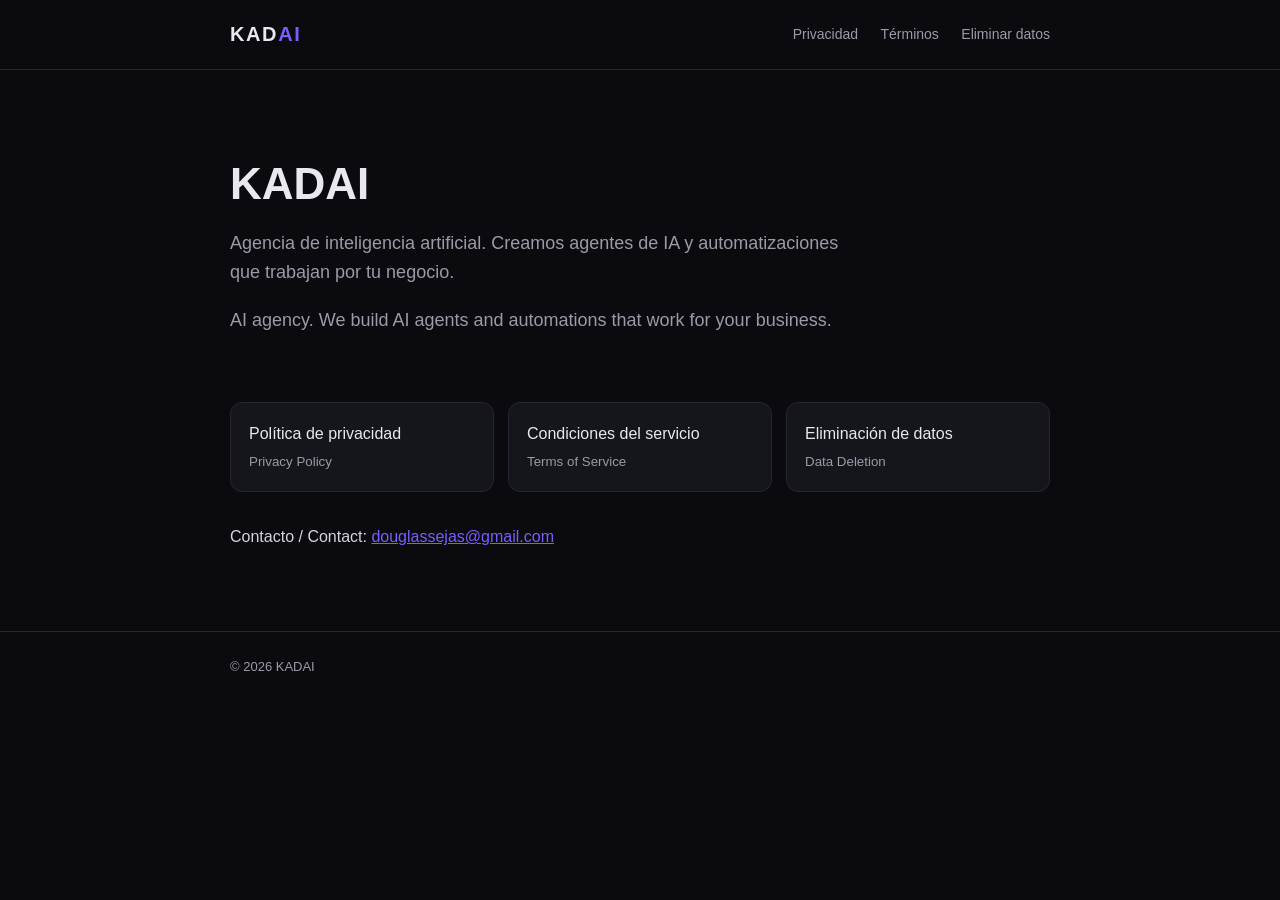
<file: index.html>
<!DOCTYPE html>
<html lang="es">
<head>
  <meta charset="utf-8">
  <meta name="viewport" content="width=device-width, initial-scale=1">
  <title>KADAI — AI Agency</title>
  <meta name="description" content="KADAI es una agencia de inteligencia artificial que crea agentes y automatizaciones para negocios.">
  <link rel="stylesheet" href="style.css">
</head>
<body>
  <header>
    <div class="wrap">
      <a class="brand" href="./">KAD<span>AI</span></a>
      <nav>
        <a href="privacidad/">Privacidad</a>
        <a href="terminos/">Términos</a>
        <a href="eliminar-datos/">Eliminar datos</a>
      </nav>
    </div>
  </header>
  <main>
    <div class="wrap">
      <section class="hero">
        <h1>KADAI</h1>
        <p>Agencia de inteligencia artificial. Creamos agentes de IA y automatizaciones que trabajan por tu negocio.</p>
        <p>AI agency. We build AI agents and automations that work for your business.</p>
      </section>
      <div class="links">
        <a href="privacidad/">Política de privacidad<small>Privacy Policy</small></a>
        <a href="terminos/">Condiciones del servicio<small>Terms of Service</small></a>
        <a href="eliminar-datos/">Eliminación de datos<small>Data Deletion</small></a>
      </div>
      <p style="margin-top:32px">Contacto / Contact: <a href="mailto:douglassejas@gmail.com">douglassejas@gmail.com</a></p>
    </div>
  </main>
  <footer><div class="wrap">© 2026 KADAI</div></footer>
</body>
</html>
</file>
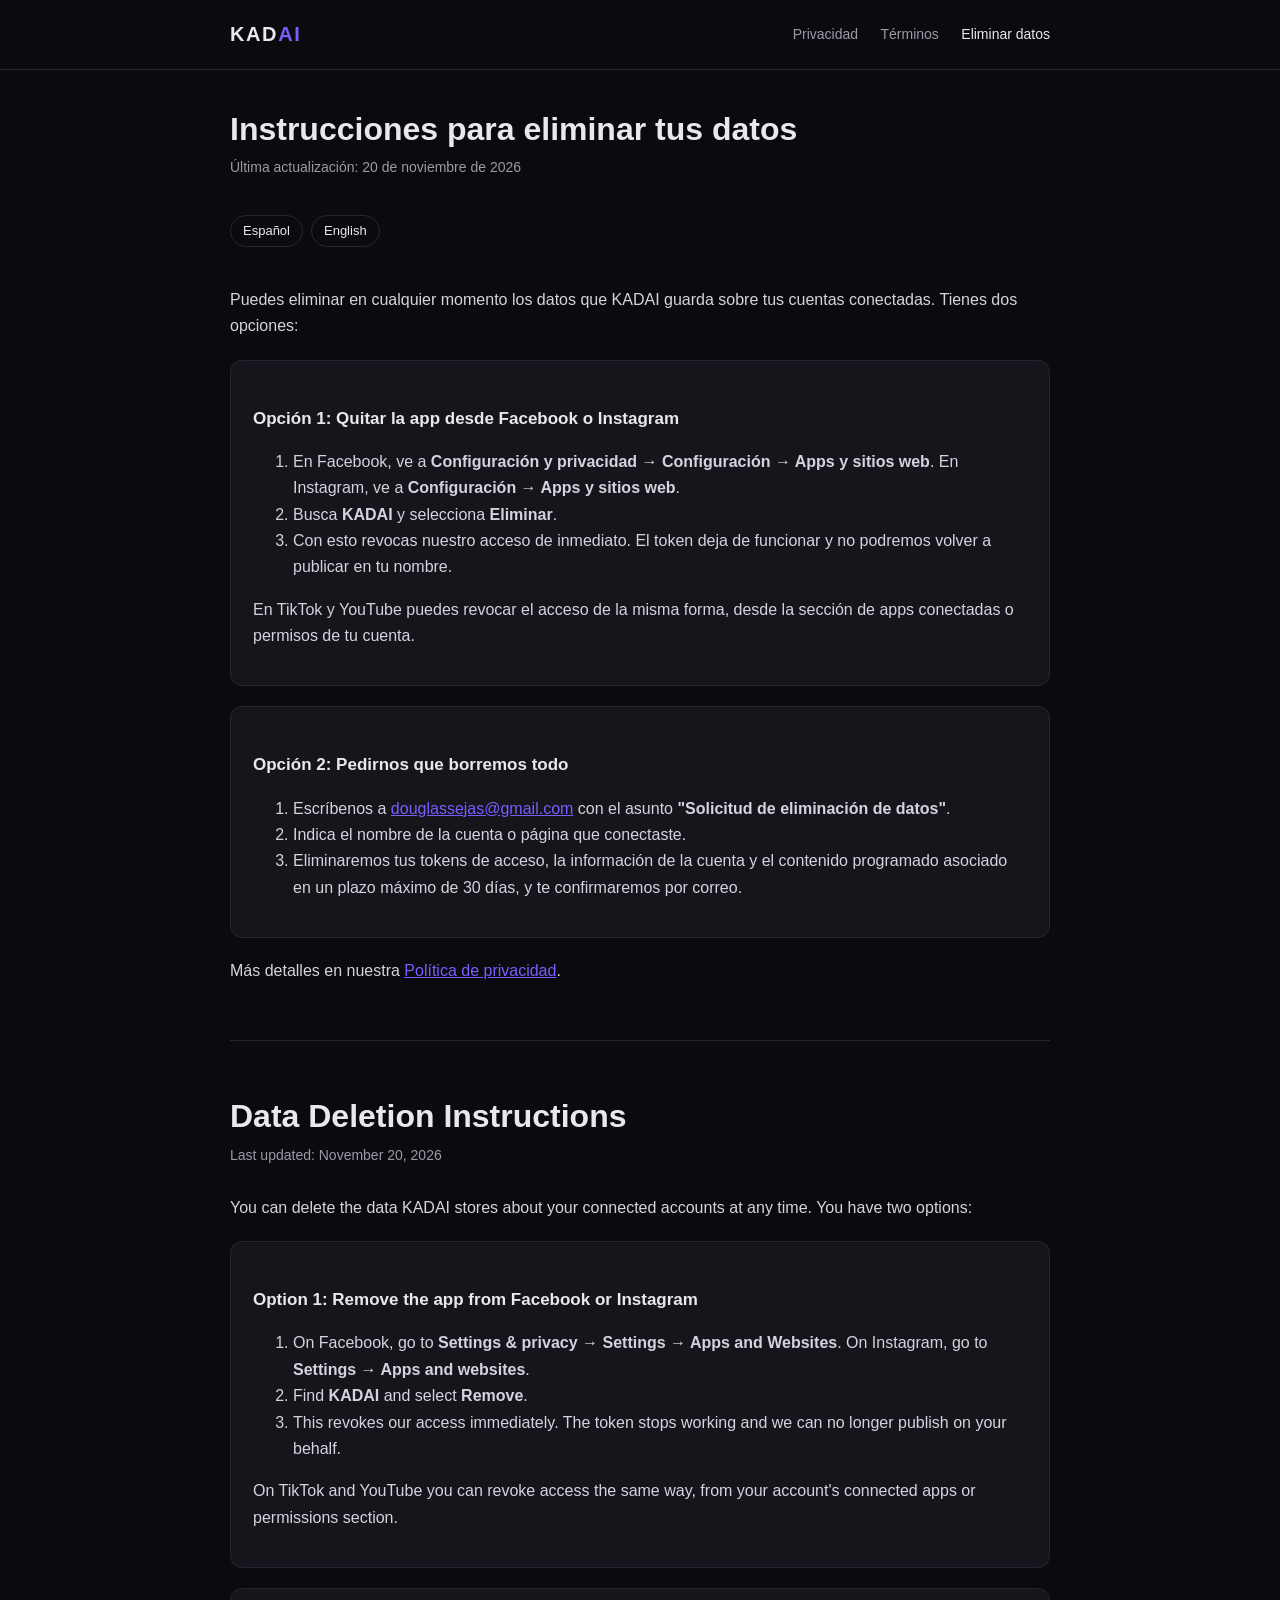
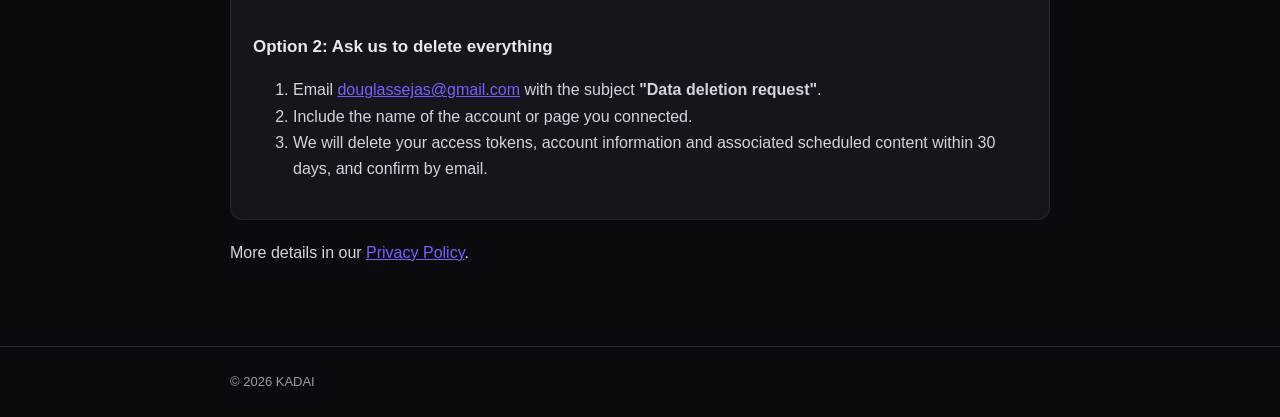
<file: eliminar-datos/index.html>
<!DOCTYPE html>
<html lang="es">
<head>
  <meta charset="utf-8">
  <meta name="viewport" content="width=device-width, initial-scale=1">
  <title>Eliminación de datos — KADAI</title>
  <link rel="stylesheet" href="../style.css">
</head>
<body>
  <header>
    <div class="wrap">
      <a class="brand" href="../">KAD<span>AI</span></a>
      <nav>
        <a href="../privacidad/">Privacidad</a>
        <a href="../terminos/">Términos</a>
        <a href="../eliminar-datos/" aria-current="page">Eliminar datos</a>
      </nav>
    </div>
  </header>
  <main>
    <div class="wrap">
      <h1>Instrucciones para eliminar tus datos</h1>
      <div class="updated">Última actualización: 20 de noviembre de 2026</div>
      <div class="lang-switch"><a href="#es">Español</a><a href="#en">English</a></div>

      <section id="es">
        <p>Puedes eliminar en cualquier momento los datos que KADAI guarda sobre tus cuentas conectadas. Tienes dos opciones:</p>

        <div class="card">
          <h3>Opción 1: Quitar la app desde Facebook o Instagram</h3>
          <ol>
            <li>En Facebook, ve a <strong>Configuración y privacidad → Configuración → Apps y sitios web</strong>. En Instagram, ve a <strong>Configuración → Apps y sitios web</strong>.</li>
            <li>Busca <strong>KADAI</strong> y selecciona <strong>Eliminar</strong>.</li>
            <li>Con esto revocas nuestro acceso de inmediato. El token deja de funcionar y no podremos volver a publicar en tu nombre.</li>
          </ol>
          <p>En TikTok y YouTube puedes revocar el acceso de la misma forma, desde la sección de apps conectadas o permisos de tu cuenta.</p>
        </div>

        <div class="card">
          <h3>Opción 2: Pedirnos que borremos todo</h3>
          <ol>
            <li>Escríbenos a <a href="mailto:douglassejas@gmail.com?subject=Solicitud%20de%20eliminaci%C3%B3n%20de%20datos">douglassejas@gmail.com</a> con el asunto <strong>"Solicitud de eliminación de datos"</strong>.</li>
            <li>Indica el nombre de la cuenta o página que conectaste.</li>
            <li>Eliminaremos tus tokens de acceso, la información de la cuenta y el contenido programado asociado en un plazo máximo de 30 días, y te confirmaremos por correo.</li>
          </ol>
        </div>

        <p>Más detalles en nuestra <a href="../privacidad/">Política de privacidad</a>.</p>
      </section>

      <hr>

      <section id="en" lang="en">
        <h1>Data Deletion Instructions</h1>
        <div class="updated">Last updated: November 20, 2026</div>
        <p>You can delete the data KADAI stores about your connected accounts at any time. You have two options:</p>

        <div class="card">
          <h3>Option 1: Remove the app from Facebook or Instagram</h3>
          <ol>
            <li>On Facebook, go to <strong>Settings &amp; privacy → Settings → Apps and Websites</strong>. On Instagram, go to <strong>Settings → Apps and websites</strong>.</li>
            <li>Find <strong>KADAI</strong> and select <strong>Remove</strong>.</li>
            <li>This revokes our access immediately. The token stops working and we can no longer publish on your behalf.</li>
          </ol>
          <p>On TikTok and YouTube you can revoke access the same way, from your account's connected apps or permissions section.</p>
        </div>

        <div class="card">
          <h3>Option 2: Ask us to delete everything</h3>
          <ol>
            <li>Email <a href="mailto:douglassejas@gmail.com?subject=Data%20deletion%20request">douglassejas@gmail.com</a> with the subject <strong>"Data deletion request"</strong>.</li>
            <li>Include the name of the account or page you connected.</li>
            <li>We will delete your access tokens, account information and associated scheduled content within 30 days, and confirm by email.</li>
          </ol>
        </div>

        <p>More details in our <a href="../privacidad/#en">Privacy Policy</a>.</p>
      </section>
    </div>
  </main>
  <footer><div class="wrap">© 2026 KADAI</div></footer>
</body>
</html>
</file>
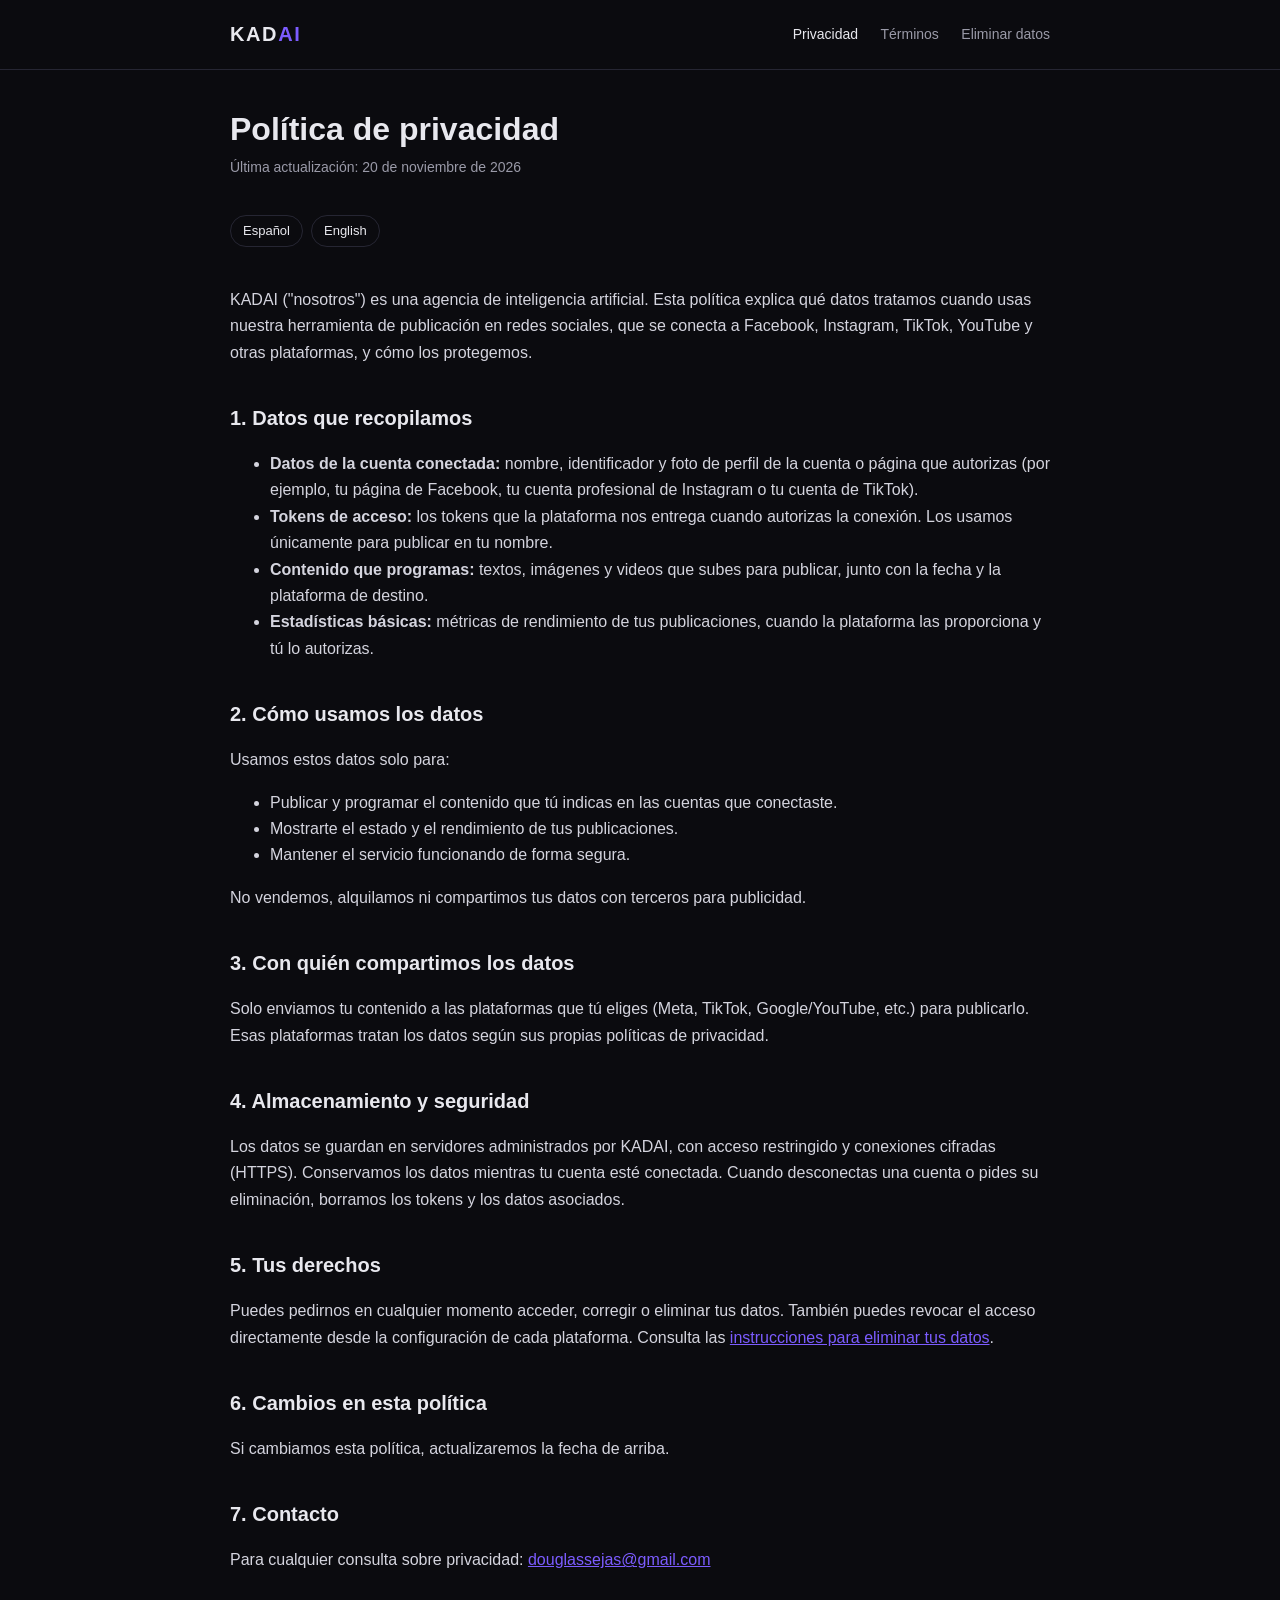
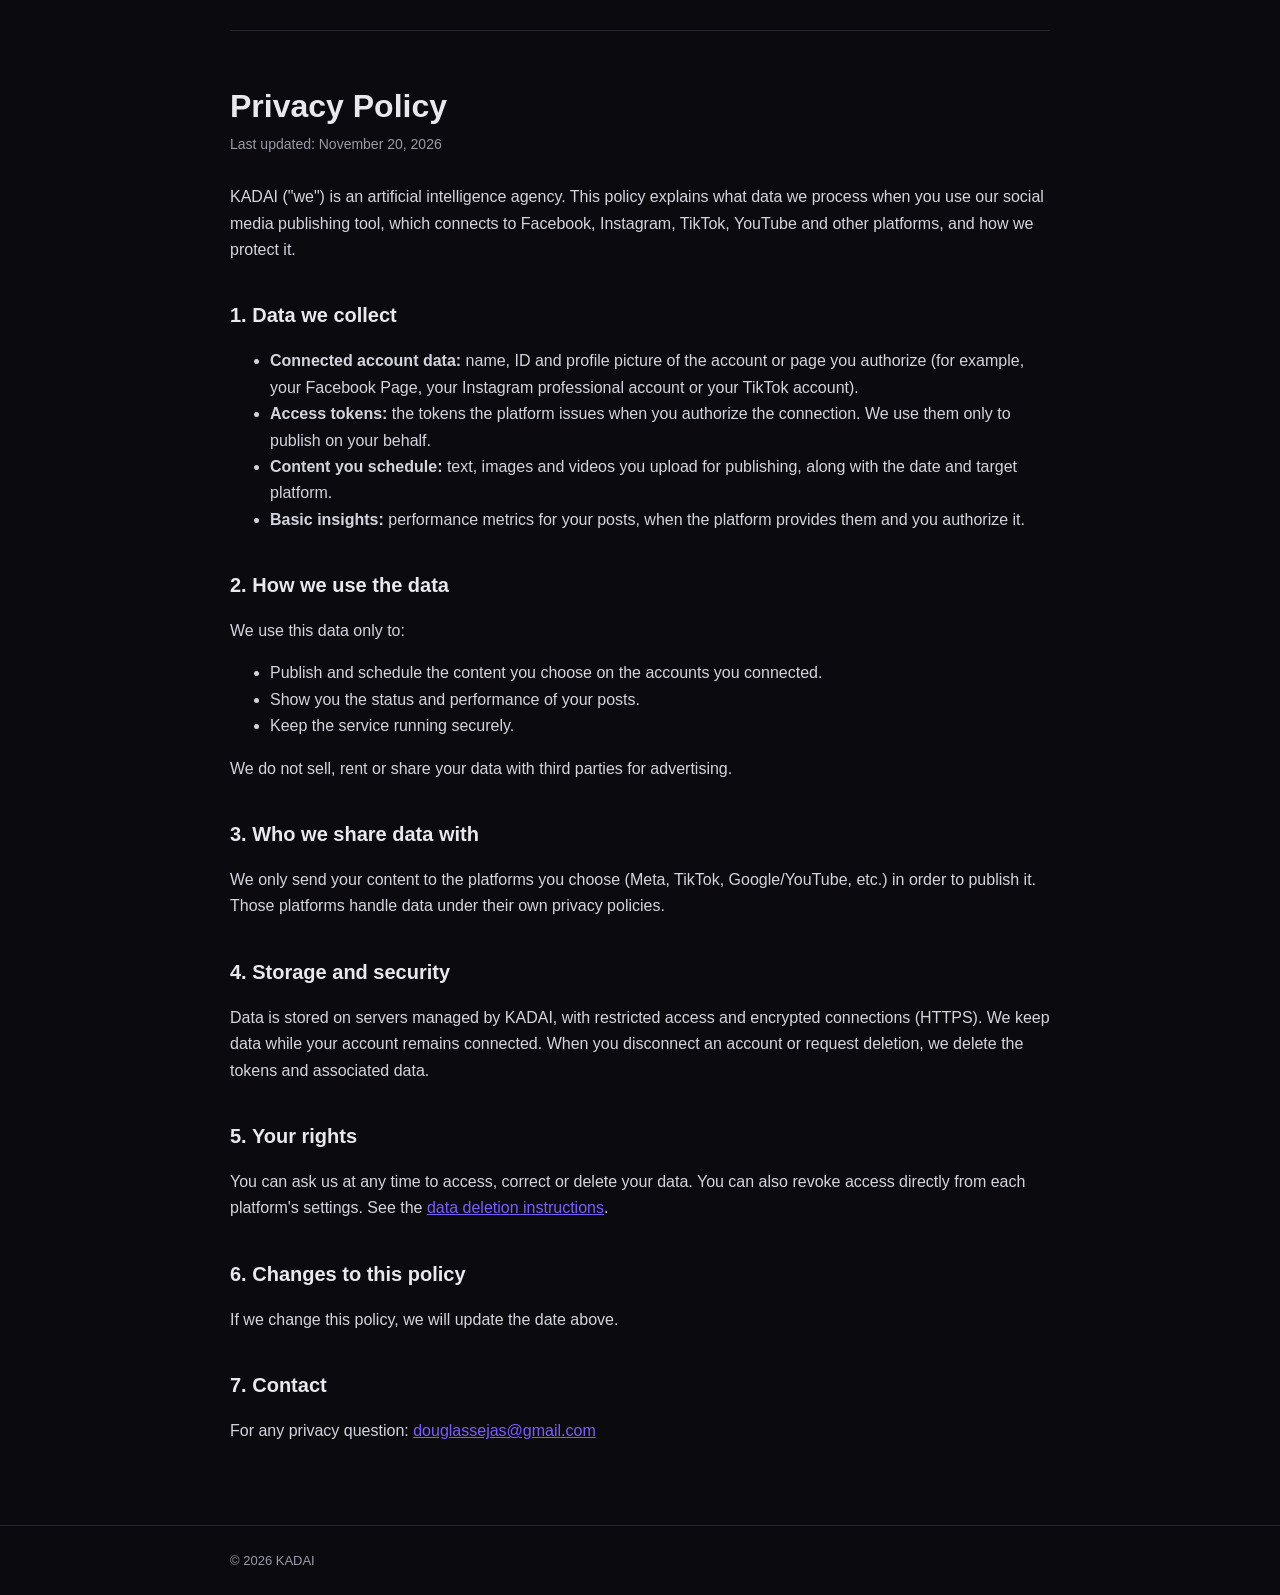
<file: privacidad/index.html>
<!DOCTYPE html>
<html lang="es">
<head>
  <meta charset="utf-8">
  <meta name="viewport" content="width=device-width, initial-scale=1">
  <title>Política de privacidad — KADAI</title>
  <link rel="stylesheet" href="../style.css">
</head>
<body>
  <header>
    <div class="wrap">
      <a class="brand" href="../">KAD<span>AI</span></a>
      <nav>
        <a href="../privacidad/" aria-current="page">Privacidad</a>
        <a href="../terminos/">Términos</a>
        <a href="../eliminar-datos/">Eliminar datos</a>
      </nav>
    </div>
  </header>
  <main>
    <div class="wrap">
      <h1>Política de privacidad</h1>
      <div class="updated">Última actualización: 20 de noviembre de 2026</div>
      <div class="lang-switch"><a href="#es">Español</a><a href="#en">English</a></div>

      <section id="es">
        <p>KADAI ("nosotros") es una agencia de inteligencia artificial. Esta política explica qué datos tratamos cuando usas nuestra herramienta de publicación en redes sociales, que se conecta a Facebook, Instagram, TikTok, YouTube y otras plataformas, y cómo los protegemos.</p>

        <h2>1. Datos que recopilamos</h2>
        <ul>
          <li><strong>Datos de la cuenta conectada:</strong> nombre, identificador y foto de perfil de la cuenta o página que autorizas (por ejemplo, tu página de Facebook, tu cuenta profesional de Instagram o tu cuenta de TikTok).</li>
          <li><strong>Tokens de acceso:</strong> los tokens que la plataforma nos entrega cuando autorizas la conexión. Los usamos únicamente para publicar en tu nombre.</li>
          <li><strong>Contenido que programas:</strong> textos, imágenes y videos que subes para publicar, junto con la fecha y la plataforma de destino.</li>
          <li><strong>Estadísticas básicas:</strong> métricas de rendimiento de tus publicaciones, cuando la plataforma las proporciona y tú lo autorizas.</li>
        </ul>

        <h2>2. Cómo usamos los datos</h2>
        <p>Usamos estos datos solo para:</p>
        <ul>
          <li>Publicar y programar el contenido que tú indicas en las cuentas que conectaste.</li>
          <li>Mostrarte el estado y el rendimiento de tus publicaciones.</li>
          <li>Mantener el servicio funcionando de forma segura.</li>
        </ul>
        <p>No vendemos, alquilamos ni compartimos tus datos con terceros para publicidad.</p>

        <h2>3. Con quién compartimos los datos</h2>
        <p>Solo enviamos tu contenido a las plataformas que tú eliges (Meta, TikTok, Google/YouTube, etc.) para publicarlo. Esas plataformas tratan los datos según sus propias políticas de privacidad.</p>

        <h2>4. Almacenamiento y seguridad</h2>
        <p>Los datos se guardan en servidores administrados por KADAI, con acceso restringido y conexiones cifradas (HTTPS). Conservamos los datos mientras tu cuenta esté conectada. Cuando desconectas una cuenta o pides su eliminación, borramos los tokens y los datos asociados.</p>

        <h2>5. Tus derechos</h2>
        <p>Puedes pedirnos en cualquier momento acceder, corregir o eliminar tus datos. También puedes revocar el acceso directamente desde la configuración de cada plataforma. Consulta las <a href="../eliminar-datos/">instrucciones para eliminar tus datos</a>.</p>

        <h2>6. Cambios en esta política</h2>
        <p>Si cambiamos esta política, actualizaremos la fecha de arriba.</p>

        <h2>7. Contacto</h2>
        <p>Para cualquier consulta sobre privacidad: <a href="mailto:douglassejas@gmail.com">douglassejas@gmail.com</a></p>
      </section>

      <hr>

      <section id="en" lang="en">
        <h1>Privacy Policy</h1>
        <div class="updated">Last updated: November 20, 2026</div>
        <p>KADAI ("we") is an artificial intelligence agency. This policy explains what data we process when you use our social media publishing tool, which connects to Facebook, Instagram, TikTok, YouTube and other platforms, and how we protect it.</p>

        <h2>1. Data we collect</h2>
        <ul>
          <li><strong>Connected account data:</strong> name, ID and profile picture of the account or page you authorize (for example, your Facebook Page, your Instagram professional account or your TikTok account).</li>
          <li><strong>Access tokens:</strong> the tokens the platform issues when you authorize the connection. We use them only to publish on your behalf.</li>
          <li><strong>Content you schedule:</strong> text, images and videos you upload for publishing, along with the date and target platform.</li>
          <li><strong>Basic insights:</strong> performance metrics for your posts, when the platform provides them and you authorize it.</li>
        </ul>

        <h2>2. How we use the data</h2>
        <p>We use this data only to:</p>
        <ul>
          <li>Publish and schedule the content you choose on the accounts you connected.</li>
          <li>Show you the status and performance of your posts.</li>
          <li>Keep the service running securely.</li>
        </ul>
        <p>We do not sell, rent or share your data with third parties for advertising.</p>

        <h2>3. Who we share data with</h2>
        <p>We only send your content to the platforms you choose (Meta, TikTok, Google/YouTube, etc.) in order to publish it. Those platforms handle data under their own privacy policies.</p>

        <h2>4. Storage and security</h2>
        <p>Data is stored on servers managed by KADAI, with restricted access and encrypted connections (HTTPS). We keep data while your account remains connected. When you disconnect an account or request deletion, we delete the tokens and associated data.</p>

        <h2>5. Your rights</h2>
        <p>You can ask us at any time to access, correct or delete your data. You can also revoke access directly from each platform's settings. See the <a href="../eliminar-datos/#en">data deletion instructions</a>.</p>

        <h2>6. Changes to this policy</h2>
        <p>If we change this policy, we will update the date above.</p>

        <h2>7. Contact</h2>
        <p>For any privacy question: <a href="mailto:douglassejas@gmail.com">douglassejas@gmail.com</a></p>
      </section>
    </div>
  </main>
  <footer><div class="wrap">© 2026 KADAI</div></footer>
</body>
</html>
</file>
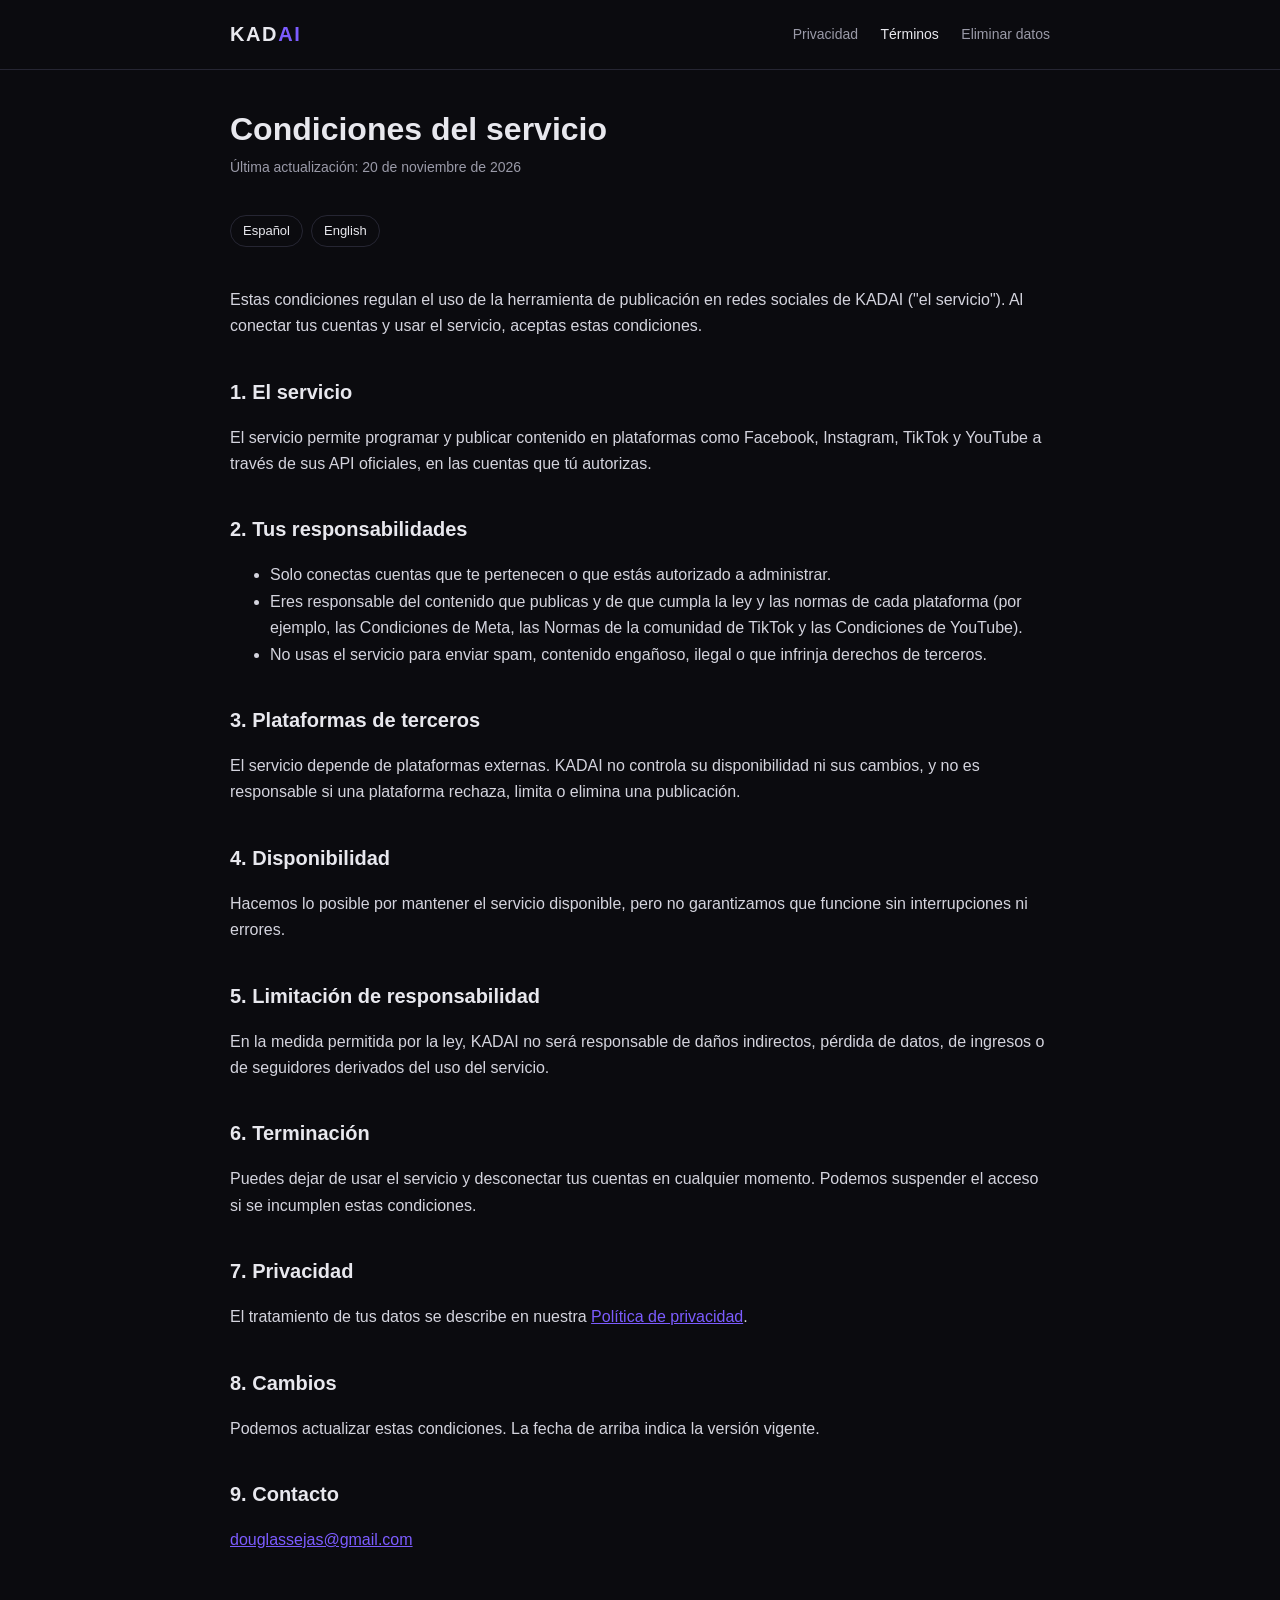
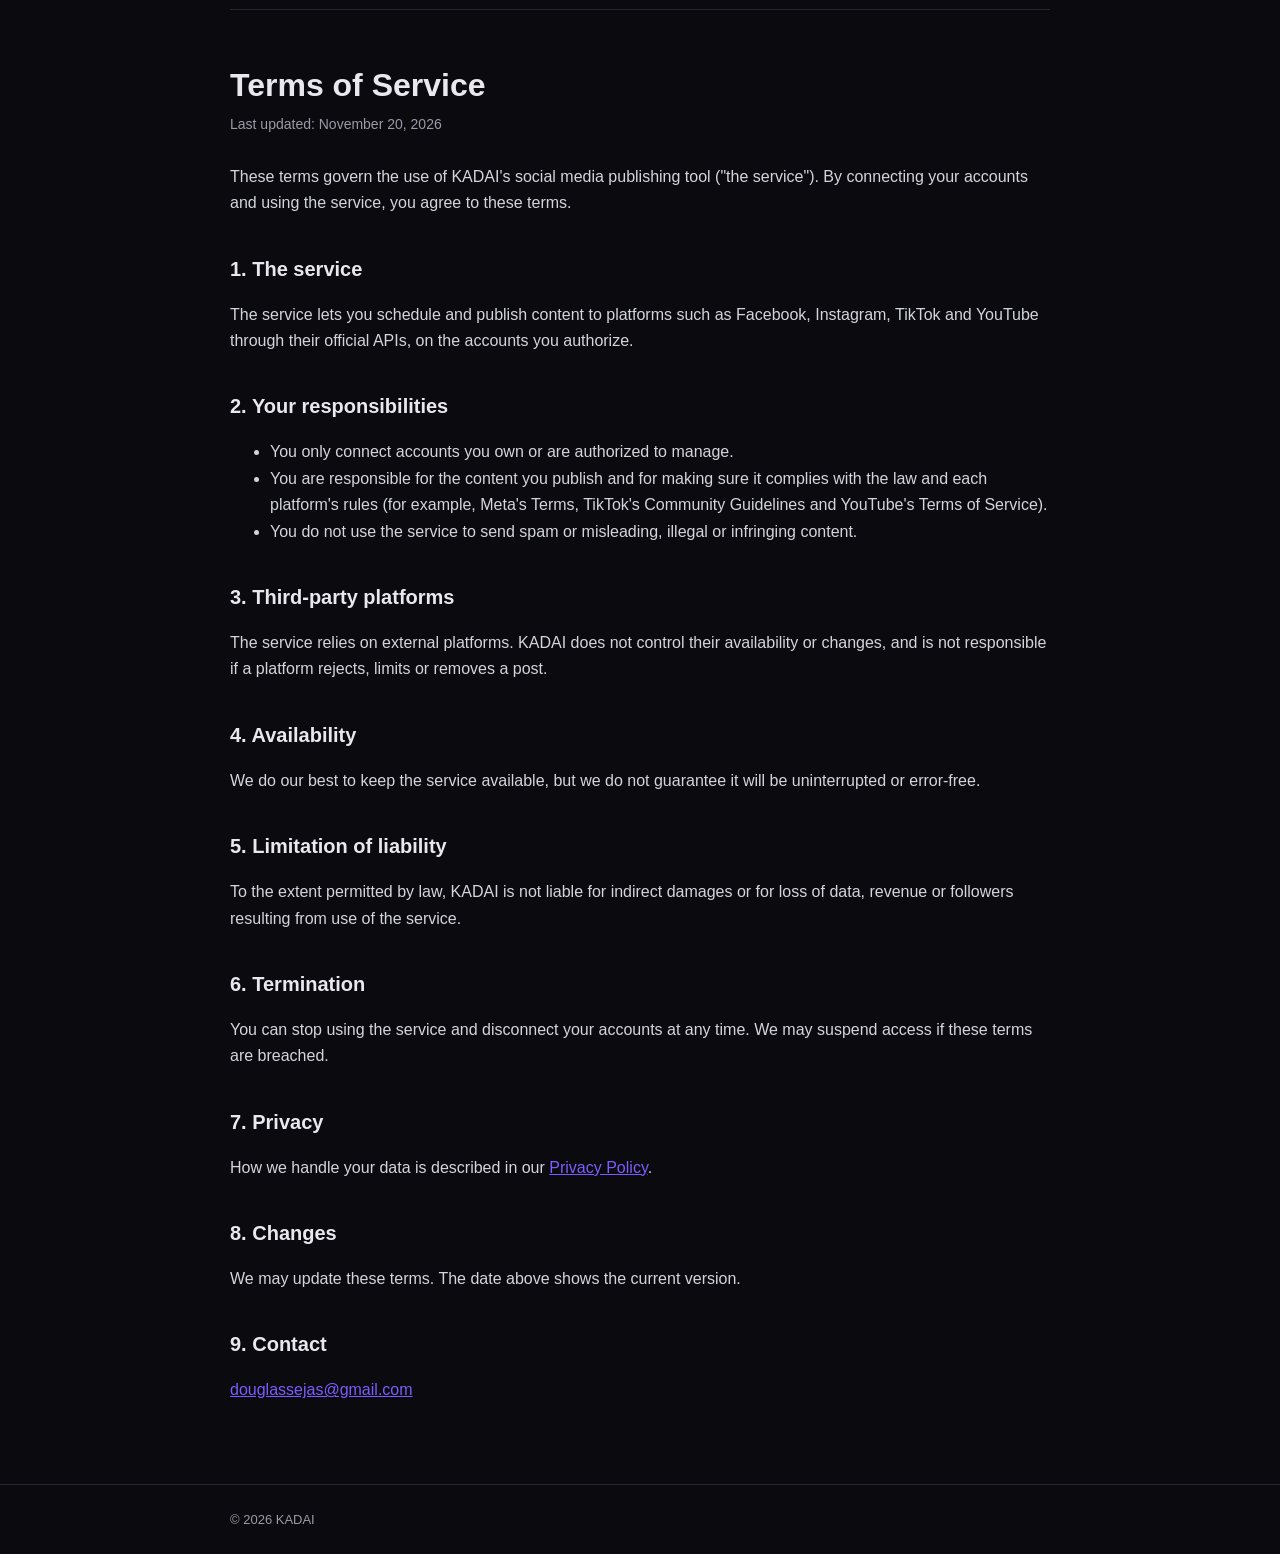
<file: terminos/index.html>
<!DOCTYPE html>
<html lang="es">
<head>
  <meta charset="utf-8">
  <meta name="viewport" content="width=device-width, initial-scale=1">
  <title>Condiciones del servicio — KADAI</title>
  <link rel="stylesheet" href="../style.css">
</head>
<body>
  <header>
    <div class="wrap">
      <a class="brand" href="../">KAD<span>AI</span></a>
      <nav>
        <a href="../privacidad/">Privacidad</a>
        <a href="../terminos/" aria-current="page">Términos</a>
        <a href="../eliminar-datos/">Eliminar datos</a>
      </nav>
    </div>
  </header>
  <main>
    <div class="wrap">
      <h1>Condiciones del servicio</h1>
      <div class="updated">Última actualización: 20 de noviembre de 2026</div>
      <div class="lang-switch"><a href="#es">Español</a><a href="#en">English</a></div>

      <section id="es">
        <p>Estas condiciones regulan el uso de la herramienta de publicación en redes sociales de KADAI ("el servicio"). Al conectar tus cuentas y usar el servicio, aceptas estas condiciones.</p>

        <h2>1. El servicio</h2>
        <p>El servicio permite programar y publicar contenido en plataformas como Facebook, Instagram, TikTok y YouTube a través de sus API oficiales, en las cuentas que tú autorizas.</p>

        <h2>2. Tus responsabilidades</h2>
        <ul>
          <li>Solo conectas cuentas que te pertenecen o que estás autorizado a administrar.</li>
          <li>Eres responsable del contenido que publicas y de que cumpla la ley y las normas de cada plataforma (por ejemplo, las Condiciones de Meta, las Normas de la comunidad de TikTok y las Condiciones de YouTube).</li>
          <li>No usas el servicio para enviar spam, contenido engañoso, ilegal o que infrinja derechos de terceros.</li>
        </ul>

        <h2>3. Plataformas de terceros</h2>
        <p>El servicio depende de plataformas externas. KADAI no controla su disponibilidad ni sus cambios, y no es responsable si una plataforma rechaza, limita o elimina una publicación.</p>

        <h2>4. Disponibilidad</h2>
        <p>Hacemos lo posible por mantener el servicio disponible, pero no garantizamos que funcione sin interrupciones ni errores.</p>

        <h2>5. Limitación de responsabilidad</h2>
        <p>En la medida permitida por la ley, KADAI no será responsable de daños indirectos, pérdida de datos, de ingresos o de seguidores derivados del uso del servicio.</p>

        <h2>6. Terminación</h2>
        <p>Puedes dejar de usar el servicio y desconectar tus cuentas en cualquier momento. Podemos suspender el acceso si se incumplen estas condiciones.</p>

        <h2>7. Privacidad</h2>
        <p>El tratamiento de tus datos se describe en nuestra <a href="../privacidad/">Política de privacidad</a>.</p>

        <h2>8. Cambios</h2>
        <p>Podemos actualizar estas condiciones. La fecha de arriba indica la versión vigente.</p>

        <h2>9. Contacto</h2>
        <p><a href="mailto:douglassejas@gmail.com">douglassejas@gmail.com</a></p>
      </section>

      <hr>

      <section id="en" lang="en">
        <h1>Terms of Service</h1>
        <div class="updated">Last updated: November 20, 2026</div>
        <p>These terms govern the use of KADAI's social media publishing tool ("the service"). By connecting your accounts and using the service, you agree to these terms.</p>

        <h2>1. The service</h2>
        <p>The service lets you schedule and publish content to platforms such as Facebook, Instagram, TikTok and YouTube through their official APIs, on the accounts you authorize.</p>

        <h2>2. Your responsibilities</h2>
        <ul>
          <li>You only connect accounts you own or are authorized to manage.</li>
          <li>You are responsible for the content you publish and for making sure it complies with the law and each platform's rules (for example, Meta's Terms, TikTok's Community Guidelines and YouTube's Terms of Service).</li>
          <li>You do not use the service to send spam or misleading, illegal or infringing content.</li>
        </ul>

        <h2>3. Third-party platforms</h2>
        <p>The service relies on external platforms. KADAI does not control their availability or changes, and is not responsible if a platform rejects, limits or removes a post.</p>

        <h2>4. Availability</h2>
        <p>We do our best to keep the service available, but we do not guarantee it will be uninterrupted or error-free.</p>

        <h2>5. Limitation of liability</h2>
        <p>To the extent permitted by law, KADAI is not liable for indirect damages or for loss of data, revenue or followers resulting from use of the service.</p>

        <h2>6. Termination</h2>
        <p>You can stop using the service and disconnect your accounts at any time. We may suspend access if these terms are breached.</p>

        <h2>7. Privacy</h2>
        <p>How we handle your data is described in our <a href="../privacidad/#en">Privacy Policy</a>.</p>

        <h2>8. Changes</h2>
        <p>We may update these terms. The date above shows the current version.</p>

        <h2>9. Contact</h2>
        <p><a href="mailto:douglassejas@gmail.com">douglassejas@gmail.com</a></p>
      </section>
    </div>
  </main>
  <footer><div class="wrap">© 2026 KADAI</div></footer>
</body>
</html>
</file>
<file: style.css>
:root {
  --bg: #0b0b0f;
  --fg: #e8e8ee;
  --muted: #9a9aa8;
  --accent: #7c5cff;
  --card: #15151c;
  --line: #262633;
}
* { box-sizing: border-box; }
html, body { margin: 0; padding: 0; }
body {
  background: var(--bg);
  color: var(--fg);
  font-family: -apple-system, BlinkMacSystemFont, "Segoe UI", Roboto, Helvetica, Arial, sans-serif;
  line-height: 1.65;
  font-size: 16px;
}
header {
  border-bottom: 1px solid var(--line);
  padding: 18px 24px;
}
header .wrap { display: flex; align-items: center; justify-content: space-between; gap: 16px; flex-wrap: wrap; }
.brand { font-weight: 800; letter-spacing: 0.08em; font-size: 20px; color: var(--fg); text-decoration: none; }
.brand span { color: var(--accent); }
nav a { color: var(--muted); text-decoration: none; margin-left: 18px; font-size: 14px; }
nav a:hover, nav a[aria-current="page"] { color: var(--fg); }
main { padding: 40px 24px 64px; }
.wrap { max-width: 820px; margin: 0 auto; }
h1 { font-size: 32px; line-height: 1.2; margin: 0 0 8px; }
h2 { font-size: 20px; margin: 36px 0 8px; }
h3 { font-size: 17px; margin: 24px 0 6px; }
p, li { color: #d4d4de; }
.updated { color: var(--muted); font-size: 14px; margin-bottom: 28px; }
a { color: var(--accent); }
.lang-switch { display: inline-flex; gap: 8px; margin: 8px 0 24px; }
.lang-switch a {
  border: 1px solid var(--line); border-radius: 999px; padding: 4px 12px;
  font-size: 13px; color: var(--fg); text-decoration: none;
}
.card {
  background: var(--card); border: 1px solid var(--line); border-radius: 12px;
  padding: 20px 22px; margin: 20px 0;
}
hr { border: 0; border-top: 1px solid var(--line); margin: 56px 0; }
footer { border-top: 1px solid var(--line); padding: 24px; color: var(--muted); font-size: 13px; }
.hero { padding: 48px 0 16px; }
.hero h1 { font-size: 44px; }
.hero p { font-size: 18px; color: var(--muted); max-width: 620px; }
.links { display: grid; grid-template-columns: repeat(auto-fit, minmax(220px, 1fr)); gap: 14px; margin-top: 32px; }
.links a { display: block; background: var(--card); border: 1px solid var(--line); border-radius: 12px; padding: 18px; color: var(--fg); text-decoration: none; }
.links a:hover { border-color: var(--accent); }
.links small { display: block; color: var(--muted); margin-top: 4px; }
</file>
